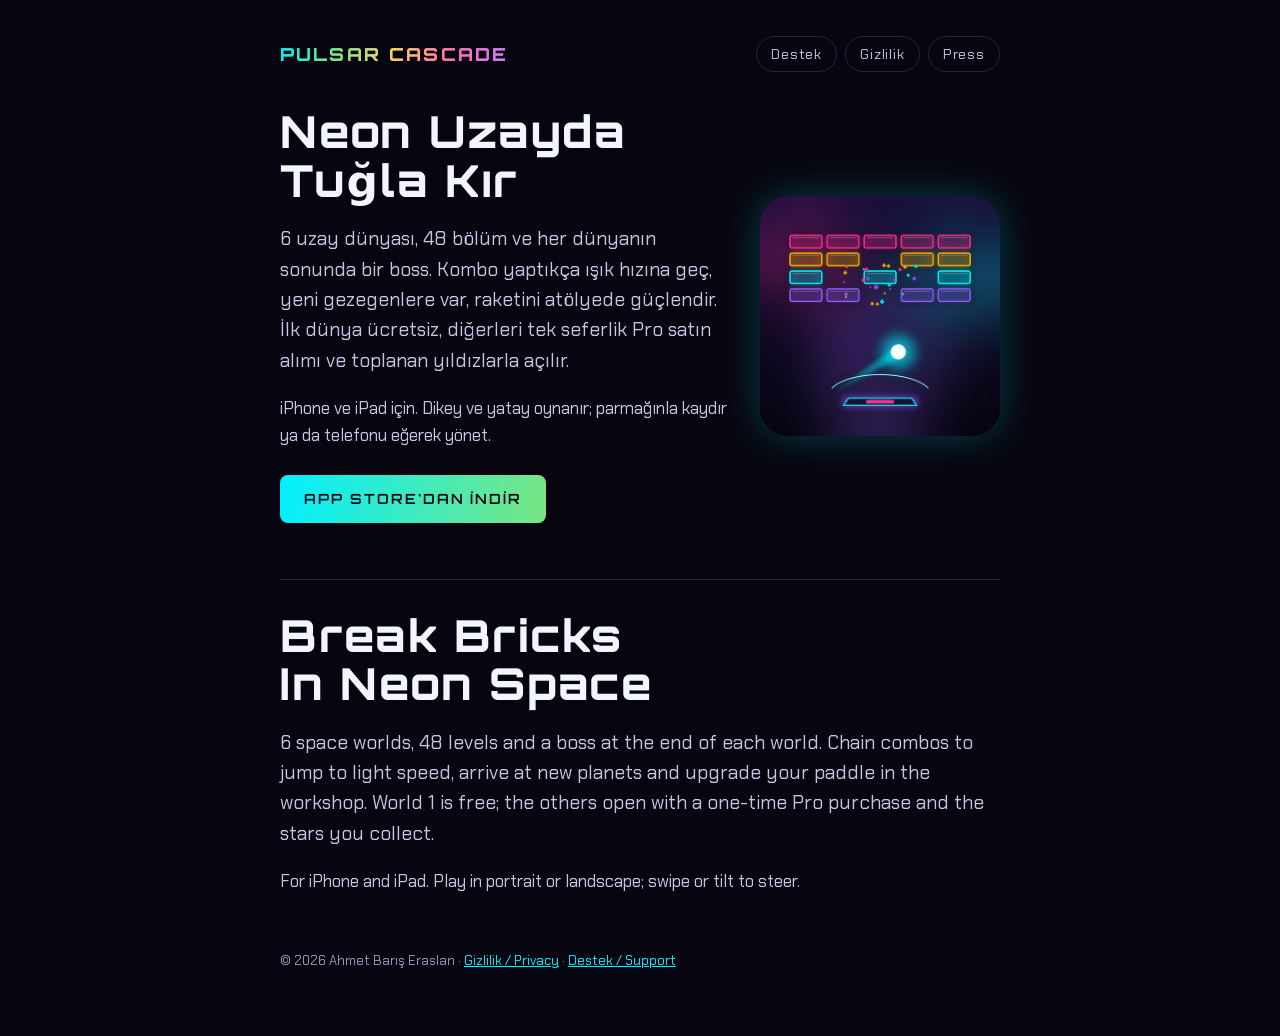
<file: index.html>
<!doctype html>
<html lang="tr">
<head>
<meta charset="utf-8">
<meta name="viewport" content="width=device-width, initial-scale=1">
<title>Pulsar Cascade</title>
<meta name="description" content="Neon uzayda tuğla kırma: 6 uzay dünyası, 48 bölüm, boss savaşları, ışık hızı kombolar.">
<link rel="icon" href="icon.png">
<link rel="stylesheet" href="https://fonts.googleapis.com/css2?family=Orbitron:wght@600;800&family=Chakra+Petch:wght@400;600&display=swap">
<link rel="stylesheet" href="style.css">
</head>
<body>
<div class="wrap">
<header class="top">
  <a class="brand" href="./">PULSAR CASCADE</a>
  <nav><a href="support.html">Destek</a><a href="privacy.html">Gizlilik</a><a href="press.html">Press</a></nav>
</header>

<section class="hero">
  <div>
    <h1>Neon Uzayda Tuğla Kır</h1>
    <p class="lede">6 uzay dünyası, 48 bölüm ve her dünyanın sonunda bir boss. Kombo yaptıkça ışık hızına geç, yeni gezegenlere var, raketini atölyede güçlendir. İlk dünya ücretsiz, diğerleri tek seferlik Pro satın alımı ve toplanan yıldızlarla açılır.</p>
    <p>iPhone ve iPad için. Dikey ve yatay oynanır; parmağınla kaydır ya da telefonu eğerek yönet.</p>
    <a class="cta" href="https://apps.apple.com/tr/app/pulsar-cascade/id6812719839">APP STORE'DAN İNDİR</a>
  </div>
  <img src="icon.png" alt="Pulsar Cascade uygulama simgesi" width="240" height="240">
</section>

<section class="lang" lang="en">
  <h1>Break Bricks In Neon Space</h1>
  <p class="lede">6 space worlds, 48 levels and a boss at the end of each world. Chain combos to jump to light speed, arrive at new planets and upgrade your paddle in the workshop. World 1 is free; the others open with a one-time Pro purchase and the stars you collect.</p>
  <p>For iPhone and iPad. Play in portrait or landscape; swipe or tilt to steer.</p>
</section>

<footer>© 2026 Ahmet Barış Eraslan · <a href="privacy.html">Gizlilik / Privacy</a> · <a href="support.html">Destek / Support</a></footer>
</div>
</body>
</html>
</file>
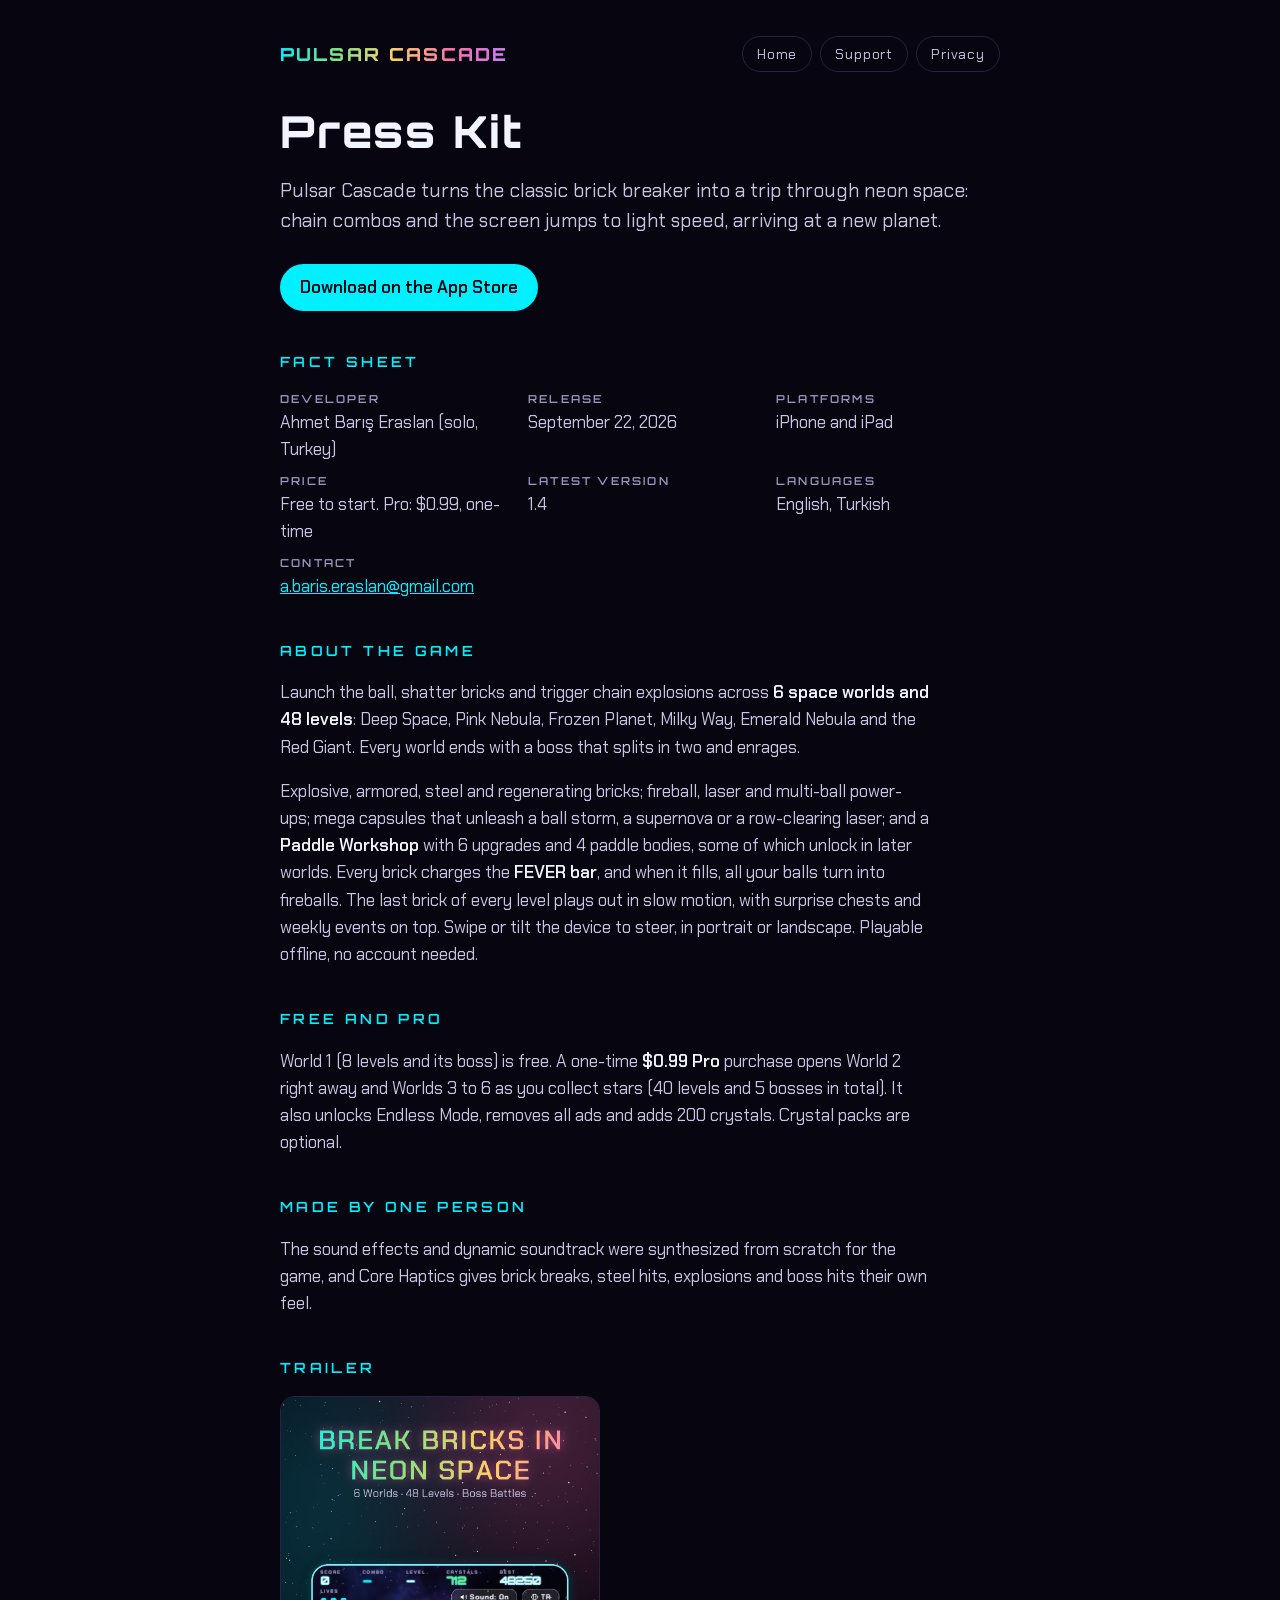
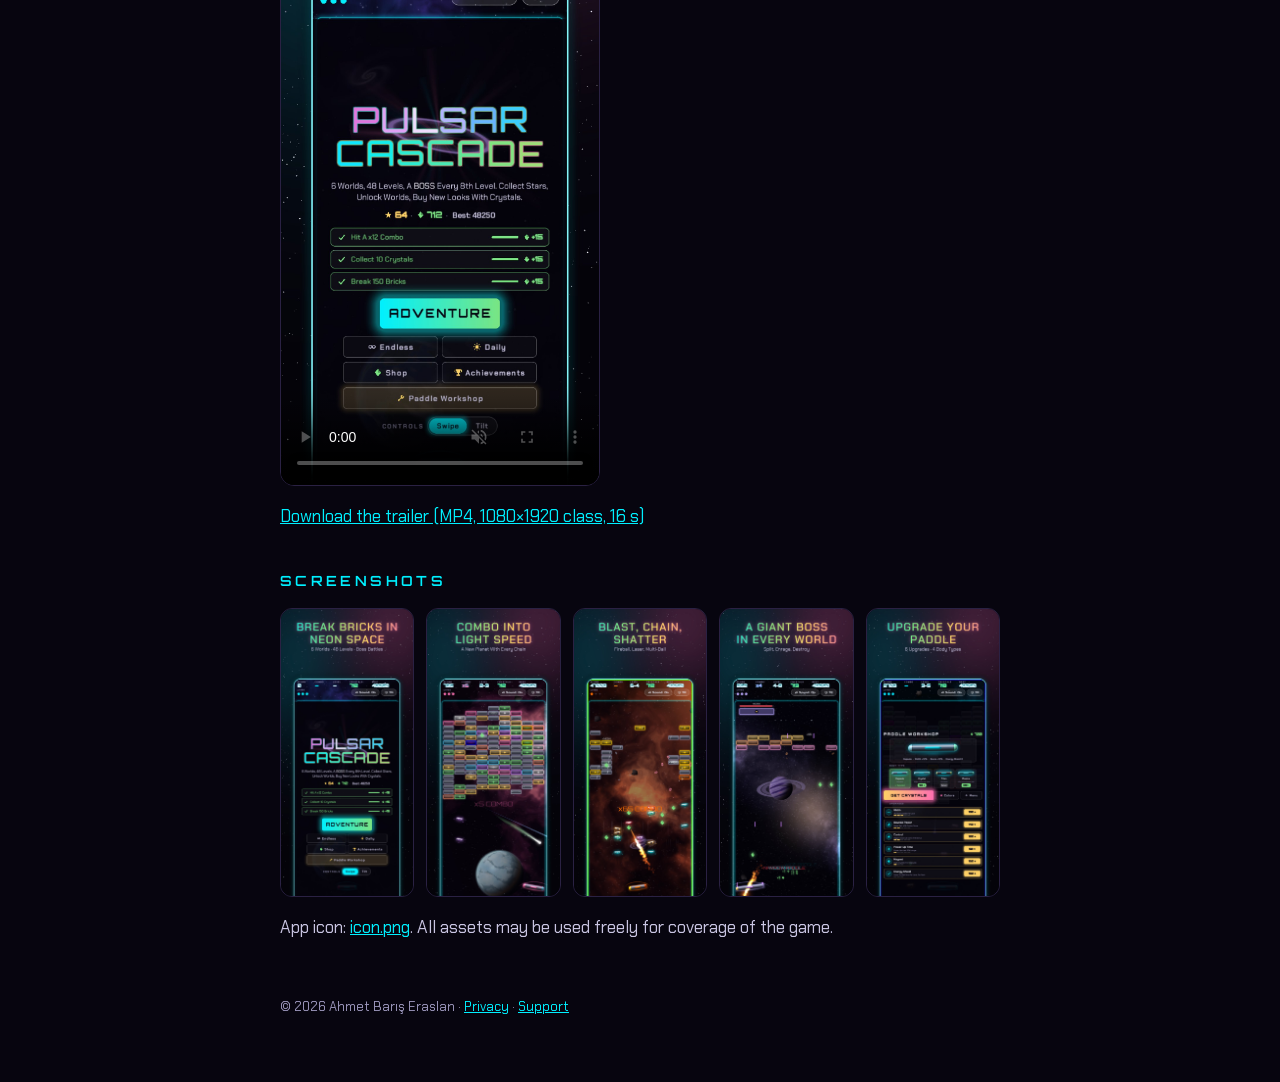
<file: press.html>
<!doctype html>
<html lang="en">
<head>
<meta charset="utf-8">
<meta name="viewport" content="width=device-width, initial-scale=1">
<title>Pulsar Cascade Press Kit</title>
<meta name="description" content="Press kit for Pulsar Cascade, a neon space brick breaker for iPhone and iPad.">
<link rel="icon" href="icon.png">
<link rel="stylesheet" href="https://fonts.googleapis.com/css2?family=Orbitron:wght@600;800&family=Chakra+Petch:wght@400;600&display=swap">
<link rel="stylesheet" href="style.css">
<style>
  .facts { display: grid; grid-template-columns: repeat(auto-fit, minmax(200px, 1fr)); gap: 10px 24px; margin: 18px 0; padding: 0; list-style: none; }
  .facts li { margin: 0; }
  .facts b { display: block; font-family: var(--display); font-size: 11px; letter-spacing: .2em; text-transform: uppercase; color: var(--dim); font-weight: 600; }
  .shots { display: grid; grid-template-columns: repeat(auto-fit, minmax(130px, 1fr)); gap: 12px; margin: 16px 0; }
  .shots a { display: block; border: 1px solid var(--line); border-radius: 12px; overflow: hidden; }
  .shots img { display: block; width: 100%; height: auto; }
  video { width: 100%; max-width: 320px; border-radius: 14px; border: 1px solid var(--line); display: block; margin: 16px 0; }
  .store { display: inline-block; margin-top: 8px; padding: 10px 20px; border-radius: 999px; background: var(--accent); color: #07050f; font-weight: 600; text-decoration: none; }
  .store:focus-visible { outline: 2px solid var(--ink); outline-offset: 3px; }
</style>
</head>
<body>
<div class="wrap">
<header class="top">
  <a class="brand" href="./">PULSAR CASCADE</a>
  <nav><a href="./">Home</a><a href="support.html">Support</a><a href="privacy.html">Privacy</a></nav>
</header>

<h1>Press Kit</h1>
<p class="lede">Pulsar Cascade turns the classic brick breaker into a trip through neon space: chain combos and the screen jumps to light speed, arriving at a new planet.</p>
<a class="store" href="https://apps.apple.com/app/pulsar-cascade/id6812719839">Download on the App Store</a>

<h2>Fact Sheet</h2>
<ul class="facts">
  <li><b>Developer</b>Ahmet Barış Eraslan (solo, Turkey)</li>
  <li><b>Release</b>September 22, 2026</li>
  <li><b>Platforms</b>iPhone and iPad</li>
  <li><b>Price</b>Free to start. Pro: $0.99, one-time</li>
  <li><b>Latest version</b>1.4</li>
  <li><b>Languages</b>English, Turkish</li>
  <li><b>Contact</b><a href="mailto:a.baris.eraslan@gmail.com">a.baris.eraslan@gmail.com</a></li>
</ul>

<h2>About the Game</h2>
<p>Launch the ball, shatter bricks and trigger chain explosions across <strong>6 space worlds and 48 levels</strong>: Deep Space, Pink Nebula, Frozen Planet, Milky Way, Emerald Nebula and the Red Giant. Every world ends with a boss that splits in two and enrages.</p>
<p>Explosive, armored, steel and regenerating bricks; fireball, laser and multi-ball power-ups; mega capsules that unleash a ball storm, a supernova or a row-clearing laser; and a <strong>Paddle Workshop</strong> with 6 upgrades and 4 paddle bodies, some of which unlock in later worlds. Every brick charges the <strong>FEVER bar</strong>, and when it fills, all your balls turn into fireballs. The last brick of every level plays out in slow motion, with surprise chests and weekly events on top. Swipe or tilt the device to steer, in portrait or landscape. Playable offline, no account needed.</p>

<h2>Free and Pro</h2>
<p>World 1 (8 levels and its boss) is free. A one-time <strong>$0.99 Pro</strong> purchase opens World 2 right away and Worlds 3 to 6 as you collect stars (40 levels and 5 bosses in total). It also unlocks Endless Mode, removes all ads and adds 200 crystals. Crystal packs are optional.</p>

<h2>Made by One Person</h2>
<p>The sound effects and dynamic soundtrack were synthesized from scratch for the game, and Core Haptics gives brick breaks, steel hits, explosions and boss hits their own feel.</p>

<h2>Trailer</h2>
<video src="press/trailer.mp4" controls playsinline muted preload="metadata" poster="press/01_menu.jpg"></video>
<p><a href="press/trailer.mp4">Download the trailer (MP4, 1080×1920 class, 16 s)</a></p>

<h2>Screenshots</h2>
<div class="shots">
  <a href="press/01_menu.jpg"><img src="press/01_menu.jpg" alt="Main menu with the Pulsar Cascade logo" loading="lazy"></a>
  <a href="press/02_warp.jpg"><img src="press/02_warp.jpg" alt="Combo chain jumping to light speed" loading="lazy"></a>
  <a href="press/03_fever.jpg"><img src="press/03_fever.jpg" alt="Fireball and chain explosions in FEVER mode" loading="lazy"></a>
  <a href="press/04_boss.jpg"><img src="press/04_boss.jpg" alt="Boss fight" loading="lazy"></a>
  <a href="press/06_workshop.jpg"><img src="press/06_workshop.jpg" alt="Paddle Workshop upgrades" loading="lazy"></a>
</div>
<p>App icon: <a href="icon.png">icon.png</a>. All assets may be used freely for coverage of the game.</p>

<footer>© 2026 Ahmet Barış Eraslan · <a href="privacy.html">Privacy</a> · <a href="support.html">Support</a></footer>
</div>
</body>
</html>
</file>
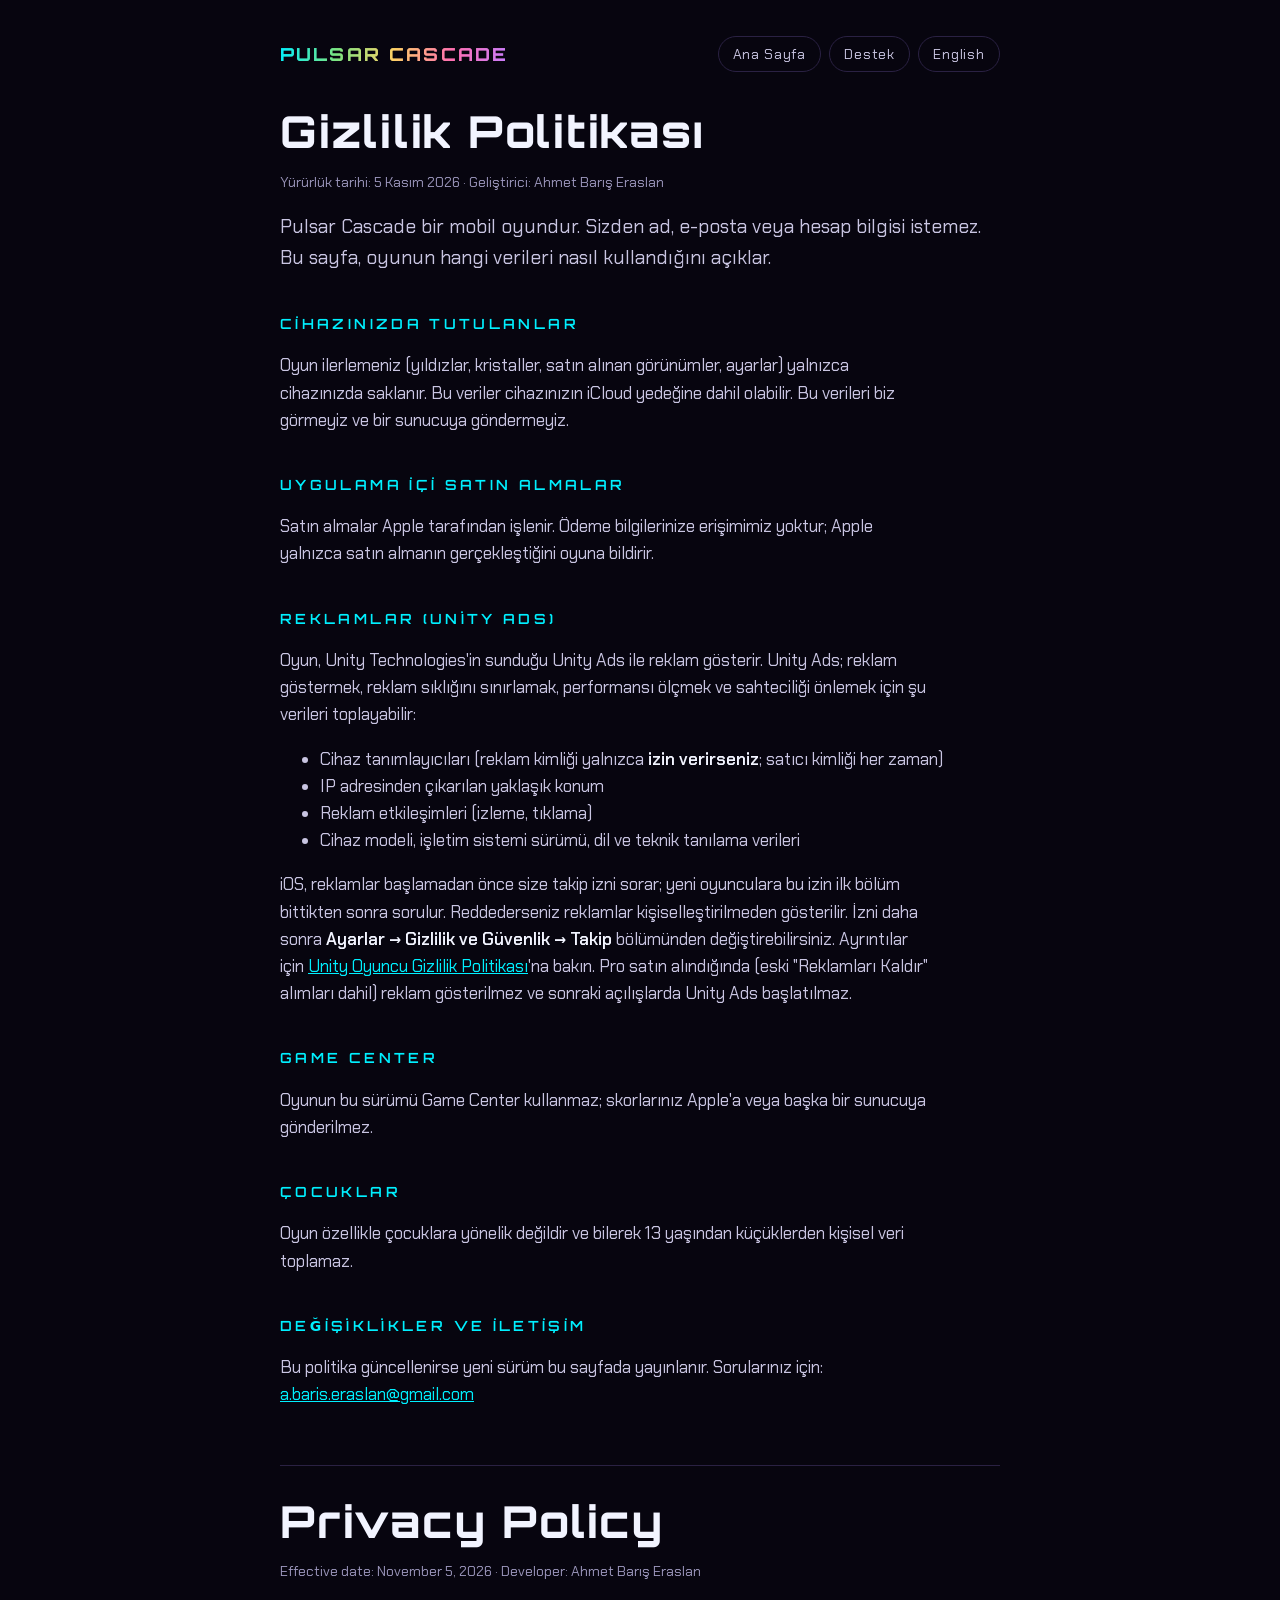
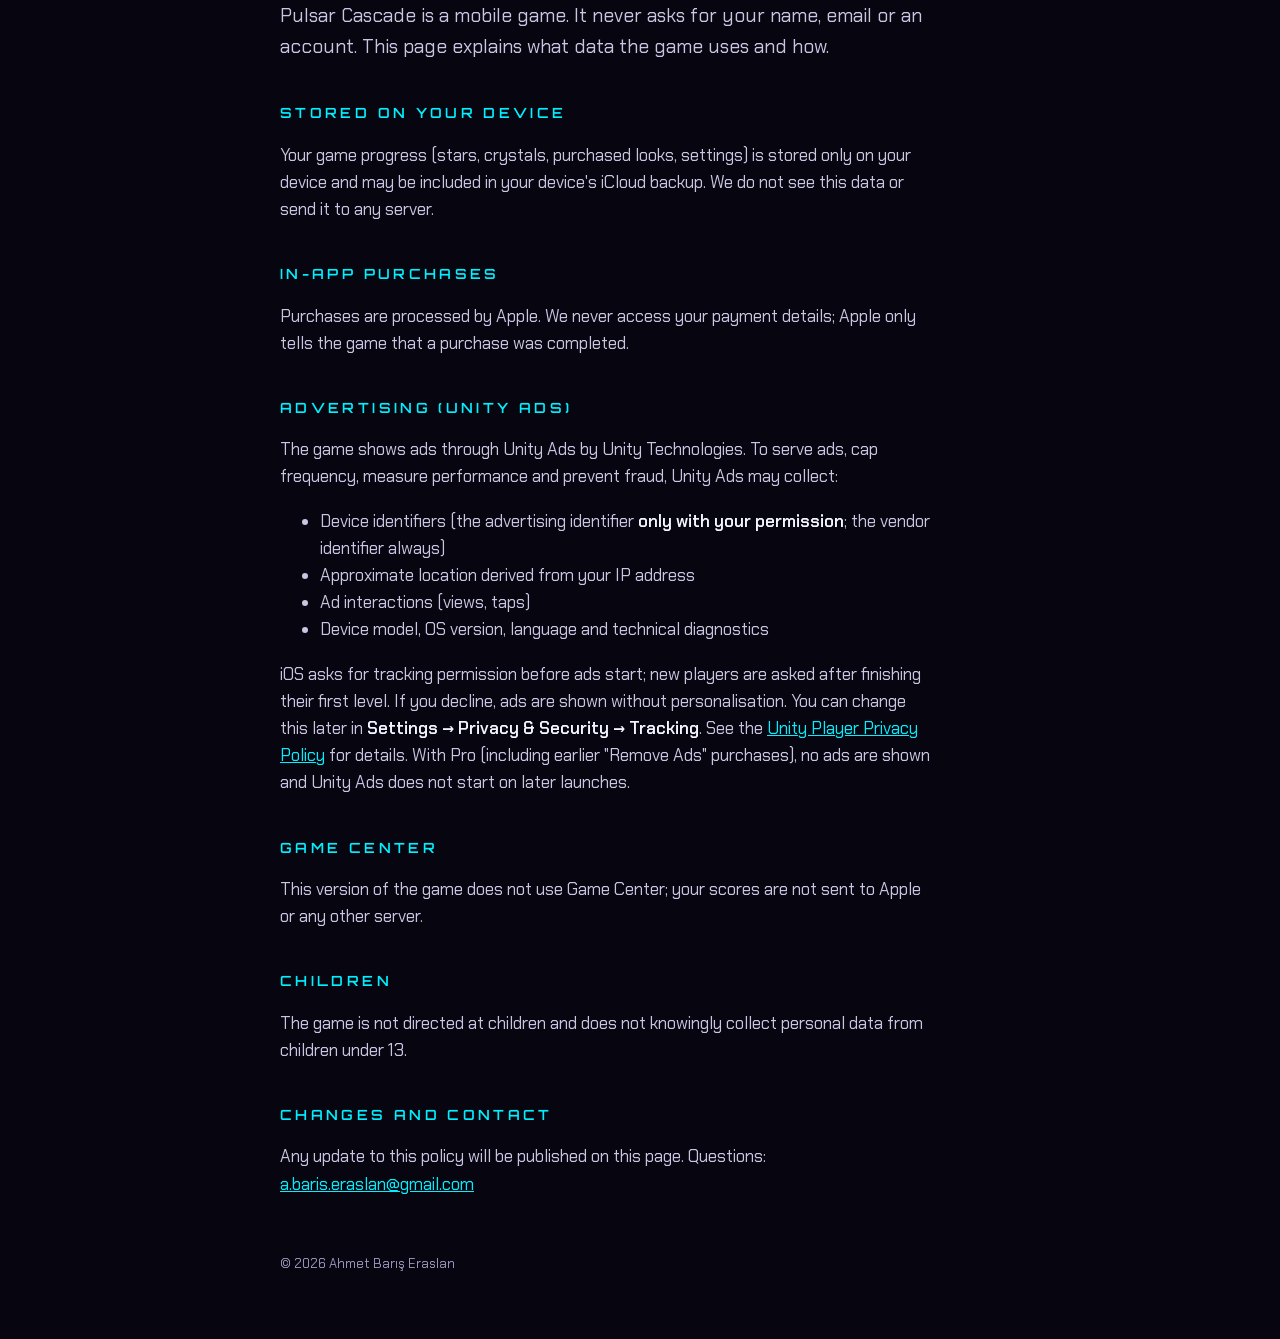
<file: privacy.html>
<!doctype html>
<html lang="tr">
<head>
<meta charset="utf-8">
<meta name="viewport" content="width=device-width, initial-scale=1">
<title>Pulsar Cascade Gizlilik Politikası</title>
<link rel="stylesheet" href="https://fonts.googleapis.com/css2?family=Orbitron:wght@600;800&family=Chakra+Petch:wght@400;600&display=swap">
<link rel="stylesheet" href="style.css">
</head>
<body>
<div class="wrap">
<header class="top">
  <a class="brand" href="./">PULSAR CASCADE</a>
  <nav><a href="./">Ana Sayfa</a><a href="support.html">Destek</a><a href="#english">English</a></nav>
</header>

<h1>Gizlilik Politikası</h1>
<p class="meta">Yürürlük tarihi: 5 Kasım 2026 · Geliştirici: Ahmet Barış Eraslan</p>
<p class="lede">Pulsar Cascade bir mobil oyundur. Sizden ad, e-posta veya hesap bilgisi istemez. Bu sayfa, oyunun hangi verileri nasıl kullandığını açıklar.</p>

<h2>Cihazınızda Tutulanlar</h2>
<p>Oyun ilerlemeniz (yıldızlar, kristaller, satın alınan görünümler, ayarlar) yalnızca cihazınızda saklanır. Bu veriler cihazınızın iCloud yedeğine dahil olabilir. Bu verileri biz görmeyiz ve bir sunucuya göndermeyiz.</p>

<h2>Uygulama İçi Satın Almalar</h2>
<p>Satın almalar Apple tarafından işlenir. Ödeme bilgilerinize erişimimiz yoktur; Apple yalnızca satın almanın gerçekleştiğini oyuna bildirir.</p>

<h2>Reklamlar (Unity Ads)</h2>
<p>Oyun, Unity Technologies'in sunduğu Unity Ads ile reklam gösterir. Unity Ads; reklam göstermek, reklam sıklığını sınırlamak, performansı ölçmek ve sahteciliği önlemek için şu verileri toplayabilir:</p>
<ul>
  <li>Cihaz tanımlayıcıları (reklam kimliği yalnızca <strong>izin verirseniz</strong>; satıcı kimliği her zaman)</li>
  <li>IP adresinden çıkarılan yaklaşık konum</li>
  <li>Reklam etkileşimleri (izleme, tıklama)</li>
  <li>Cihaz modeli, işletim sistemi sürümü, dil ve teknik tanılama verileri</li>
</ul>
<p>iOS, reklamlar başlamadan önce size takip izni sorar; yeni oyunculara bu izin ilk bölüm bittikten sonra sorulur. Reddederseniz reklamlar kişiselleştirilmeden gösterilir. İzni daha sonra <strong>Ayarlar → Gizlilik ve Güvenlik → Takip</strong> bölümünden değiştirebilirsiniz. Ayrıntılar için <a href="https://unity.com/legal/game-player-and-app-user-privacy-policy">Unity Oyuncu Gizlilik Politikası</a>'na bakın. Pro satın alındığında (eski "Reklamları Kaldır" alımları dahil) reklam gösterilmez ve sonraki açılışlarda Unity Ads başlatılmaz.</p>

<h2>Game Center</h2>
<p>Oyunun bu sürümü Game Center kullanmaz; skorlarınız Apple'a veya başka bir sunucuya gönderilmez.</p>

<h2>Çocuklar</h2>
<p>Oyun özellikle çocuklara yönelik değildir ve bilerek 13 yaşından küçüklerden kişisel veri toplamaz.</p>

<h2>Değişiklikler ve İletişim</h2>
<p>Bu politika güncellenirse yeni sürüm bu sayfada yayınlanır. Sorularınız için: <a href="mailto:a.baris.eraslan@gmail.com">a.baris.eraslan@gmail.com</a></p>

<section class="lang" id="english" lang="en">
<h1>Privacy Policy</h1>
<p class="meta">Effective date: November 5, 2026 · Developer: Ahmet Barış Eraslan</p>
<p class="lede">Pulsar Cascade is a mobile game. It never asks for your name, email or an account. This page explains what data the game uses and how.</p>

<h2>Stored On Your Device</h2>
<p>Your game progress (stars, crystals, purchased looks, settings) is stored only on your device and may be included in your device's iCloud backup. We do not see this data or send it to any server.</p>

<h2>In-App Purchases</h2>
<p>Purchases are processed by Apple. We never access your payment details; Apple only tells the game that a purchase was completed.</p>

<h2>Advertising (Unity Ads)</h2>
<p>The game shows ads through Unity Ads by Unity Technologies. To serve ads, cap frequency, measure performance and prevent fraud, Unity Ads may collect:</p>
<ul>
  <li>Device identifiers (the advertising identifier <strong>only with your permission</strong>; the vendor identifier always)</li>
  <li>Approximate location derived from your IP address</li>
  <li>Ad interactions (views, taps)</li>
  <li>Device model, OS version, language and technical diagnostics</li>
</ul>
<p>iOS asks for tracking permission before ads start; new players are asked after finishing their first level. If you decline, ads are shown without personalisation. You can change this later in <strong>Settings → Privacy &amp; Security → Tracking</strong>. See the <a href="https://unity.com/legal/game-player-and-app-user-privacy-policy">Unity Player Privacy Policy</a> for details. With Pro (including earlier "Remove Ads" purchases), no ads are shown and Unity Ads does not start on later launches.</p>

<h2>Game Center</h2>
<p>This version of the game does not use Game Center; your scores are not sent to Apple or any other server.</p>

<h2>Children</h2>
<p>The game is not directed at children and does not knowingly collect personal data from children under 13.</p>

<h2>Changes And Contact</h2>
<p>Any update to this policy will be published on this page. Questions: <a href="mailto:a.baris.eraslan@gmail.com">a.baris.eraslan@gmail.com</a></p>
</section>

<footer>© 2026 Ahmet Barış Eraslan</footer>
</div>
</body>
</html>
</file>
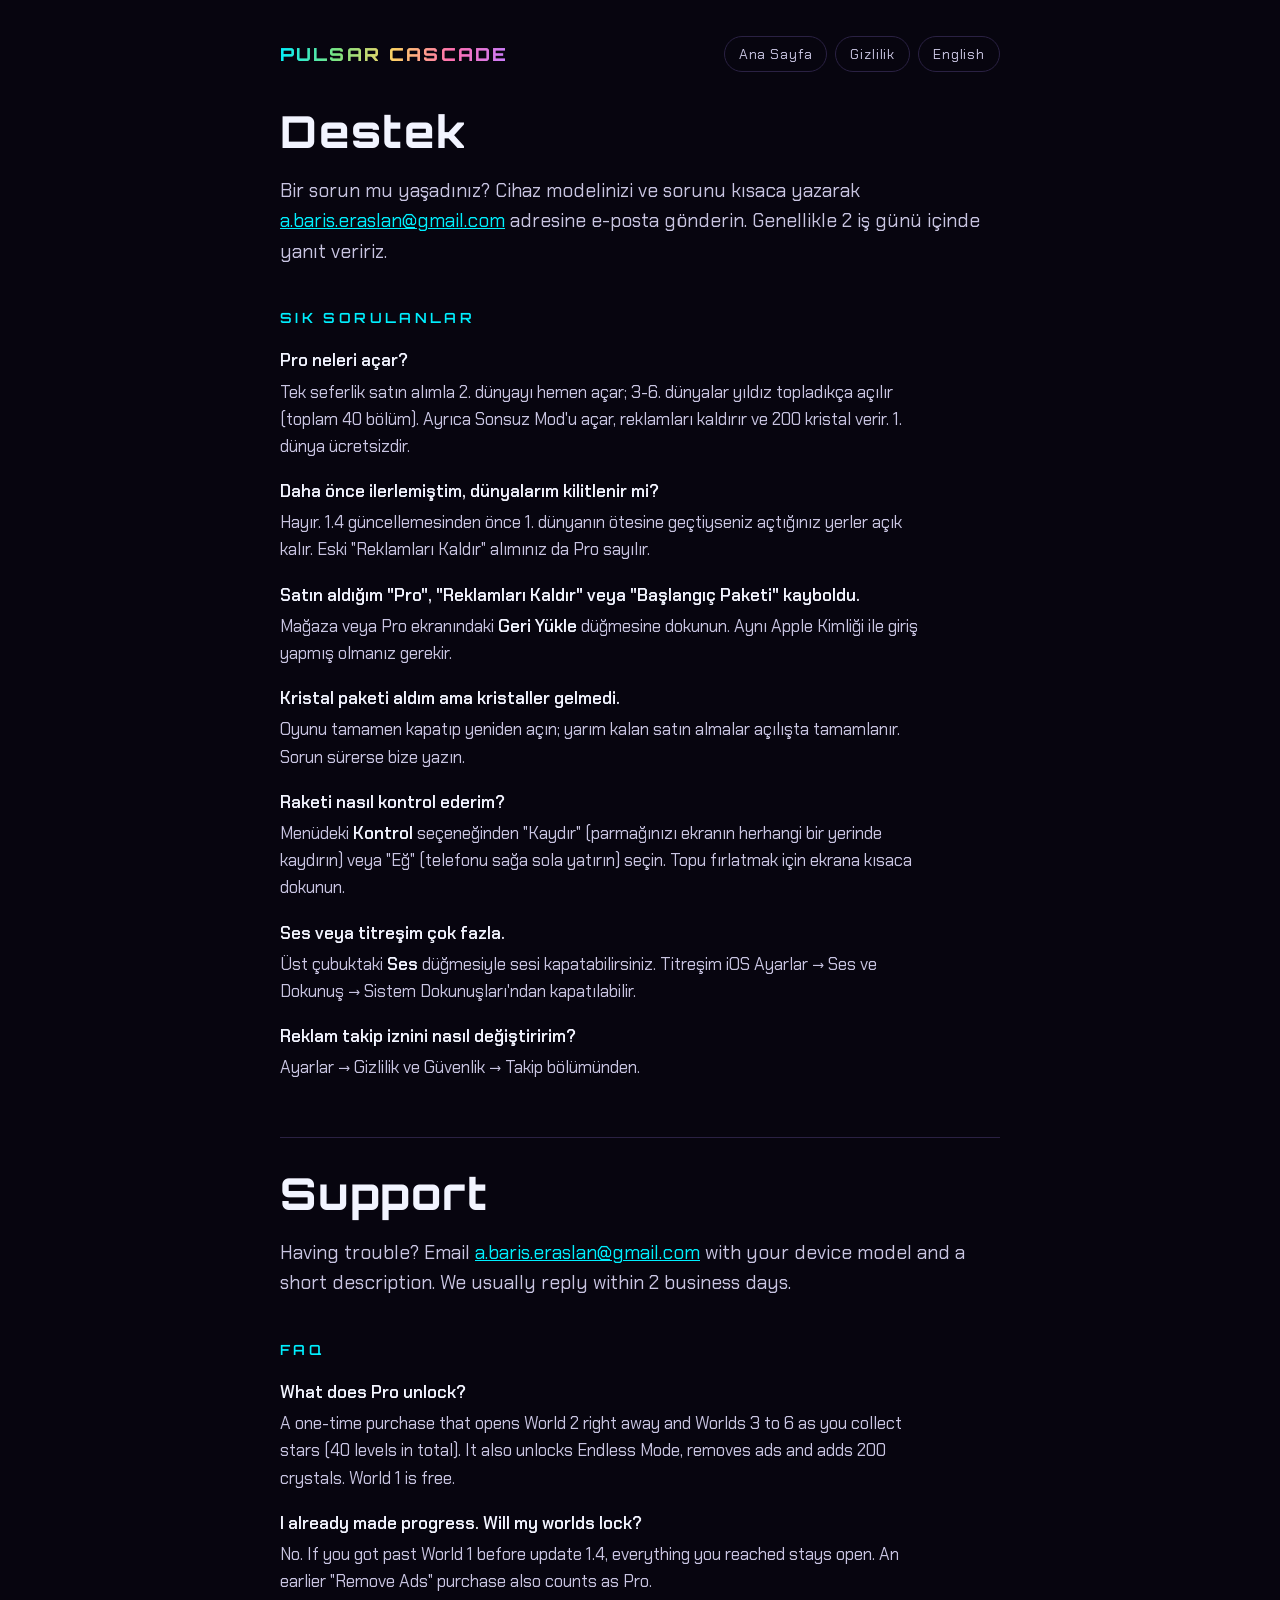
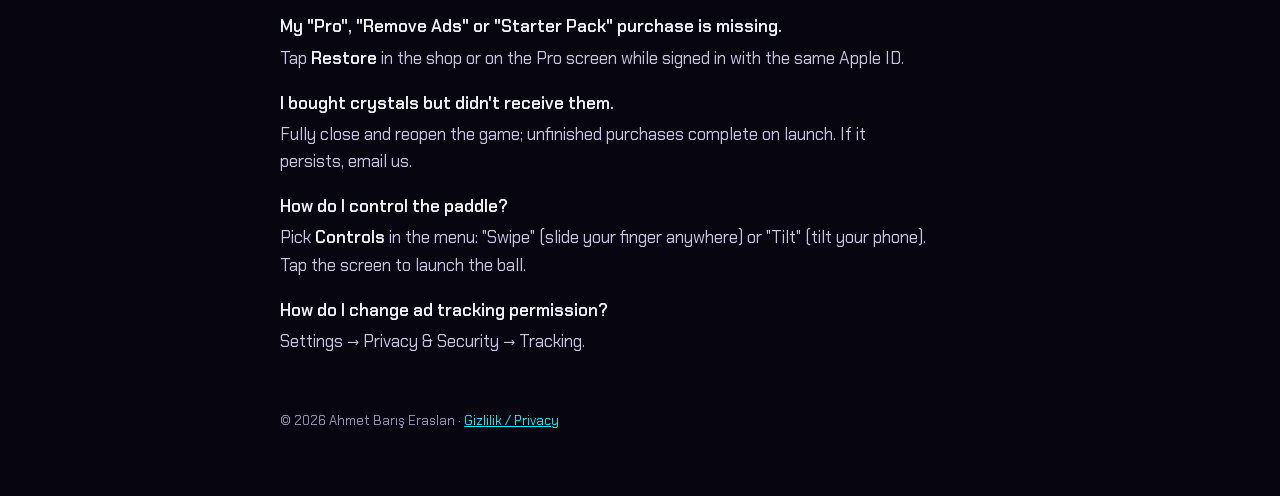
<file: support.html>
<!doctype html>
<html lang="tr">
<head>
<meta charset="utf-8">
<meta name="viewport" content="width=device-width, initial-scale=1">
<title>Pulsar Cascade Destek</title>
<link rel="stylesheet" href="https://fonts.googleapis.com/css2?family=Orbitron:wght@600;800&family=Chakra+Petch:wght@400;600&display=swap">
<link rel="stylesheet" href="style.css">
</head>
<body>
<div class="wrap">
<header class="top">
  <a class="brand" href="./">PULSAR CASCADE</a>
  <nav><a href="./">Ana Sayfa</a><a href="privacy.html">Gizlilik</a><a href="#english">English</a></nav>
</header>

<h1>Destek</h1>
<p class="lede">Bir sorun mu yaşadınız? Cihaz modelinizi ve sorunu kısaca yazarak <a href="mailto:a.baris.eraslan@gmail.com?subject=Pulsar%20Cascade%20Destek">a.baris.eraslan@gmail.com</a> adresine e-posta gönderin. Genellikle 2 iş günü içinde yanıt veririz.</p>

<h2>Sık Sorulanlar</h2>
<dl class="faq">
  <dt>Pro neleri açar?</dt>
  <dd>Tek seferlik satın alımla 2. dünyayı hemen açar; 3-6. dünyalar yıldız topladıkça açılır (toplam 40 bölüm). Ayrıca Sonsuz Mod'u açar, reklamları kaldırır ve 200 kristal verir. 1. dünya ücretsizdir.</dd>
  <dt>Daha önce ilerlemiştim, dünyalarım kilitlenir mi?</dt>
  <dd>Hayır. 1.4 güncellemesinden önce 1. dünyanın ötesine geçtiyseniz açtığınız yerler açık kalır. Eski "Reklamları Kaldır" alımınız da Pro sayılır.</dd>
  <dt>Satın aldığım "Pro", "Reklamları Kaldır" veya "Başlangıç Paketi" kayboldu.</dt>
  <dd>Mağaza veya Pro ekranındaki <strong>Geri Yükle</strong> düğmesine dokunun. Aynı Apple Kimliği ile giriş yapmış olmanız gerekir.</dd>
  <dt>Kristal paketi aldım ama kristaller gelmedi.</dt>
  <dd>Oyunu tamamen kapatıp yeniden açın; yarım kalan satın almalar açılışta tamamlanır. Sorun sürerse bize yazın.</dd>
  <dt>Raketi nasıl kontrol ederim?</dt>
  <dd>Menüdeki <strong>Kontrol</strong> seçeneğinden "Kaydır" (parmağınızı ekranın herhangi bir yerinde kaydırın) veya "Eğ" (telefonu sağa sola yatırın) seçin. Topu fırlatmak için ekrana kısaca dokunun.</dd>
  <dt>Ses veya titreşim çok fazla.</dt>
  <dd>Üst çubuktaki <strong>Ses</strong> düğmesiyle sesi kapatabilirsiniz. Titreşim iOS Ayarlar → Ses ve Dokunuş → Sistem Dokunuşları'ndan kapatılabilir.</dd>
  <dt>Reklam takip iznini nasıl değiştiririm?</dt>
  <dd>Ayarlar → Gizlilik ve Güvenlik → Takip bölümünden.</dd>
</dl>

<section class="lang" id="english" lang="en">
<h1>Support</h1>
<p class="lede">Having trouble? Email <a href="mailto:a.baris.eraslan@gmail.com?subject=Pulsar%20Cascade%20Support">a.baris.eraslan@gmail.com</a> with your device model and a short description. We usually reply within 2 business days.</p>
<h2>FAQ</h2>
<dl class="faq">
  <dt>What does Pro unlock?</dt>
  <dd>A one-time purchase that opens World 2 right away and Worlds 3 to 6 as you collect stars (40 levels in total). It also unlocks Endless Mode, removes ads and adds 200 crystals. World 1 is free.</dd>
  <dt>I already made progress. Will my worlds lock?</dt>
  <dd>No. If you got past World 1 before update 1.4, everything you reached stays open. An earlier "Remove Ads" purchase also counts as Pro.</dd>
  <dt>My "Pro", "Remove Ads" or "Starter Pack" purchase is missing.</dt>
  <dd>Tap <strong>Restore</strong> in the shop or on the Pro screen while signed in with the same Apple ID.</dd>
  <dt>I bought crystals but didn't receive them.</dt>
  <dd>Fully close and reopen the game; unfinished purchases complete on launch. If it persists, email us.</dd>
  <dt>How do I control the paddle?</dt>
  <dd>Pick <strong>Controls</strong> in the menu: "Swipe" (slide your finger anywhere) or "Tilt" (tilt your phone). Tap the screen to launch the ball.</dd>
  <dt>How do I change ad tracking permission?</dt>
  <dd>Settings → Privacy &amp; Security → Tracking.</dd>
</dl>
</section>

<footer>© 2026 Ahmet Barış Eraslan · <a href="privacy.html">Gizlilik / Privacy</a></footer>
</div>
</body>
</html>
</file>
<file: style.css>
:root {
  --bg: #07050f;
  --panel: #120d22;
  --line: #2a2143;
  --ink: #f2f4ff;
  --soft: #c9c5e2;
  --dim: #9b96bb;
  --accent: #00f0ff;
  --gold: #ffd166;
  --pink: #ff6fb1;
  --gem: #7ae582;
  --display: "Orbitron", "Segoe UI", system-ui, sans-serif;
  --body: "Chakra Petch", "Segoe UI", system-ui, sans-serif;
  color-scheme: dark;
}
* { box-sizing: border-box; }
html { background: var(--bg); }
body {
  margin: 0;
  background: var(--bg) radial-gradient(1100px 520px at 85% -10%, rgba(255, 111, 177, .12), transparent 60%),
              radial-gradient(900px 520px at -10% 10%, rgba(0, 240, 255, .09), transparent 60%);
  background-attachment: fixed;
  color: var(--ink);
  font-family: var(--body);
  font-size: 17px;
  line-height: 1.6;
}
.wrap { max-width: 760px; margin: 0 auto; padding-inline: 20px; padding-block: 36px 64px; }
header.top { display: flex; align-items: center; justify-content: space-between; gap: 16px; flex-wrap: wrap; margin-bottom: 36px; }
.brand { font-family: var(--display); font-weight: 800; letter-spacing: .12em; font-size: 18px; text-decoration: none;
  background: linear-gradient(100deg, #00f0ff, #7ae582, #ffd166, #ff6fb1, #c77dff); -webkit-background-clip: text; background-clip: text; color: transparent; }
nav { display: flex; gap: 8px; flex-wrap: wrap; }
nav a { color: var(--soft); text-decoration: none; font-size: 14px; letter-spacing: .06em; padding: 6px 14px; border: 1px solid var(--line); border-radius: 999px; }
nav a:hover, nav a:focus-visible { border-color: var(--accent); color: var(--ink); outline: none; }
h1 { font-family: var(--display); font-weight: 800; font-size: clamp(28px, 6vw, 44px); line-height: 1.1; letter-spacing: .04em; margin: 0 0 12px; text-wrap: balance; }
h2 { font-family: var(--display); font-weight: 600; font-size: 14px; letter-spacing: .24em; text-transform: uppercase; color: var(--accent); margin: 40px 0 10px; }
p, li { color: var(--soft); max-width: 65ch; }
strong { color: var(--ink); font-weight: 600; }
a { color: var(--accent); }
.lede { font-size: 19px; color: var(--soft); }
.meta { font-size: 14px; color: var(--dim); }
.lang { margin-top: 56px; padding-top: 32px; border-top: 1px solid var(--line); }
.hero { display: grid; gap: 28px; align-items: center; grid-template-columns: 1fr; }
.hero img { width: 100%; max-width: 260px; border-radius: 28px; box-shadow: 0 0 40px rgba(0, 240, 255, .25); }
@media (min-width: 700px) { .hero { grid-template-columns: 1fr 240px; } }
.cta { display: inline-block; font-family: var(--display); font-weight: 600; font-size: 14px; letter-spacing: .14em; color: var(--bg);
  background: linear-gradient(100deg, var(--accent), var(--gem)); padding: 13px 24px; border-radius: 8px; text-decoration: none; margin-top: 8px; }
.faq dt { color: var(--ink); font-weight: 600; margin-top: 18px; }
.faq dd { margin: 4px 0 0; color: var(--soft); max-width: 65ch; }
footer { margin-top: 56px; font-size: 13px; color: var(--dim); }
</file>
